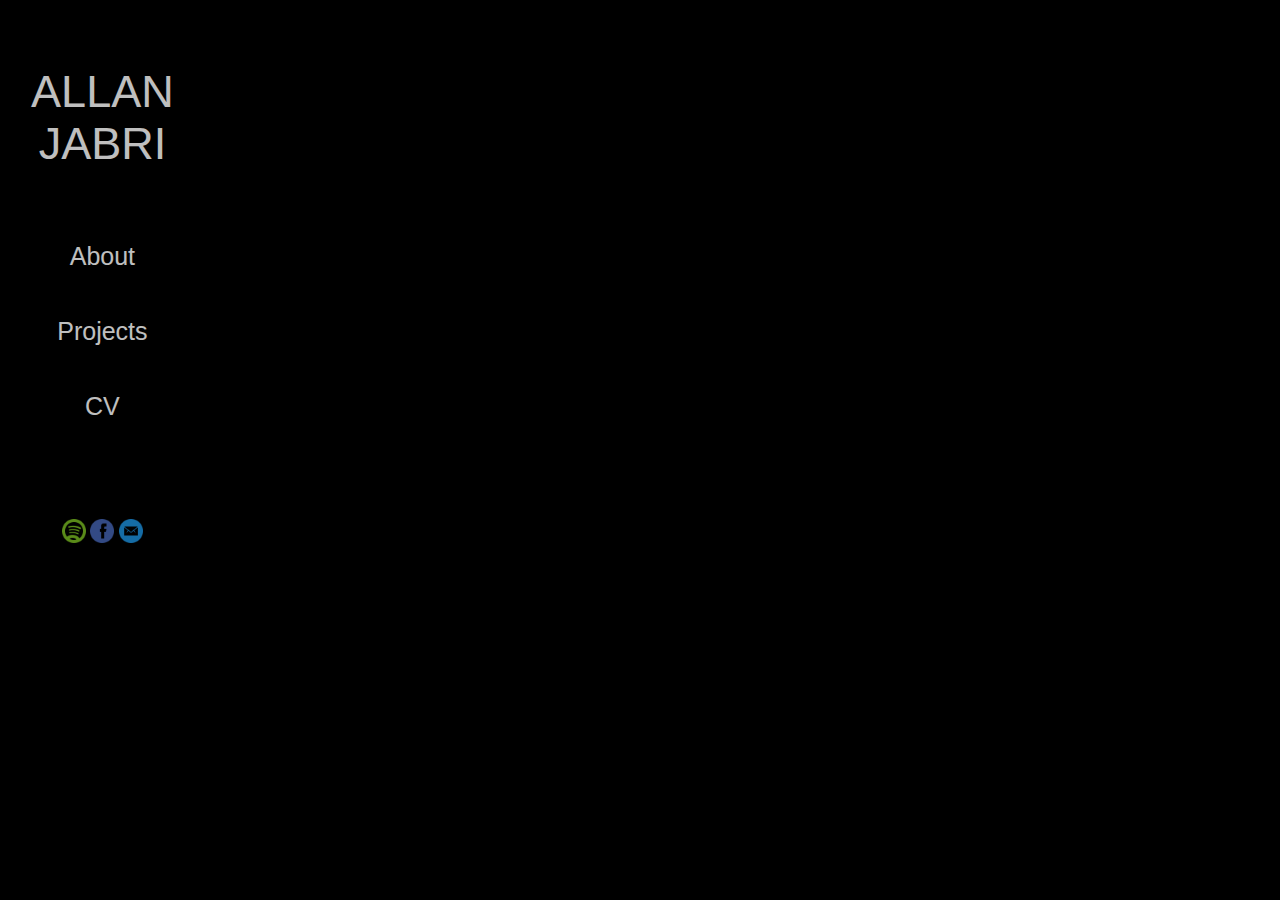
<file: stuff/index.html>
<!DOCTYPE html PUBLIC "-//W3C//DTD XHTML 1.0 Strict//EN" "http://www.w3.org/TR/xhtml1/DTD/xhtml1-strict.dtd">
<html xmlns="http://www.w3.org/1999/xhtml" xml:lang="en" lang="en">
  <head>
    <meta http-equiv="content-type" content="text/html; charset=UTF-8">
    <meta name="keywords" content="your,keywords,goes,here">
    <link rel="stylesheet" type="text/css" href="pres.css">
    <title> Best Tab </title>
   
      

  </head>
    
            
  <body>
      <div id="header">
        <h1 align = "center"><a href="index.html"><span style="color: rgb(255, 255, 255);
              font-weight: bold;"></span><br>
          </a></h1>
      </div>
        
        <div id="Background">
        </div>
      
        <div id="SideBar">
            <div id="SideBarContent">
                <div id="SideBarTitle"><a href="index.html"><bold>ALLAN JABRI</bold></a></div>
                <div id="SideBarMenu">
                    <a id="about_link" href="#">About<br></a>
                    <a id="projects_link" href="#">Projects<br></a>
                    <a href="https://www.dropbox.com/s/53c34xwofmm34n5/Allan.Jabri.cv.2015.pdf">CV<br></a>
                    <br>
                </div>
                <div id="Social">
                    <a href="https://open.spotify.com/user/ajabri"><img src="res/spotify@2x.png" width=24px height=24px></a>
                    <a href="http://facebook.com/ajabri"><img src="res/facebook@2x.png" width=24px height=24px ></a>
<!--                    <a href="http://twitter.com/ajabri"><img src="res/twitter@2x.png" width=24px height=24px></a>
                    <a href="http://linkedin.com/in/allanjabri"><img src="res/linked-in@2x.png" width=24px height=24px></a> -->
                    <a href="mailto:ajabri@gmail.com"><img src="res/mail@2x.png" width=24px height=24px></a>
                </div>
            </div>
            

      </div>  
      <script src="isotope.pkgd.min.js"></script>
      <script src="https://ajax.googleapis.com/ajax/libs/jquery/1.11.3/jquery.min.js"></script>
      <div id="main"> 
            <hello id = 'hello'></hello>
	    <script type="text/javascript">
	      function scroll()
	      {
	      var cur = Math.random()*100;
	      var next = parseInt(cur % 4, 10);
	      
	      //Keep in code - Written by Computerhope.com
	      //Place this script in your HTML heading section
	      //18-19 night
	      
	      if (next == 1)
	      {
              document.getElementById("hello").innerHTML = "Hello";
	      }
              else if (next == 2)
	      {
              document.getElementById('hello').innerHTML = "Salut";
	      }
	      else if (next == 3)
	      {
              document.getElementById('hello').innerHTML = "Nǐ Hǎo";
	      }
	      else if (next == 0)
	      {
              document.getElementById('hello').innerHTML = "Hola";
	      }
	      }  
              setInterval(function(){scroll()}, 1000);

	      $( document ).ready(function() {
	      $("#projects_link").on("click", function() {
	        
	      console.log("HELLO");
	      $(".grid").isotope({
	      itemSelector: '.grid-item',
	      layoutMode: 'fitRows'
	      });
	      $(".grid").show();
	      
	      });
	      });
	 

            </script>
	    <div class="container" id="project" style="display: none">
	      <div class="grid">
		<div class="grid-item">...</div>
		<div class="grid-item grid-item--width2">...</div>
		<div class="grid-item">...</div>
	      </div>
	    </div>
      </div>
  </body>
</html>
</file>
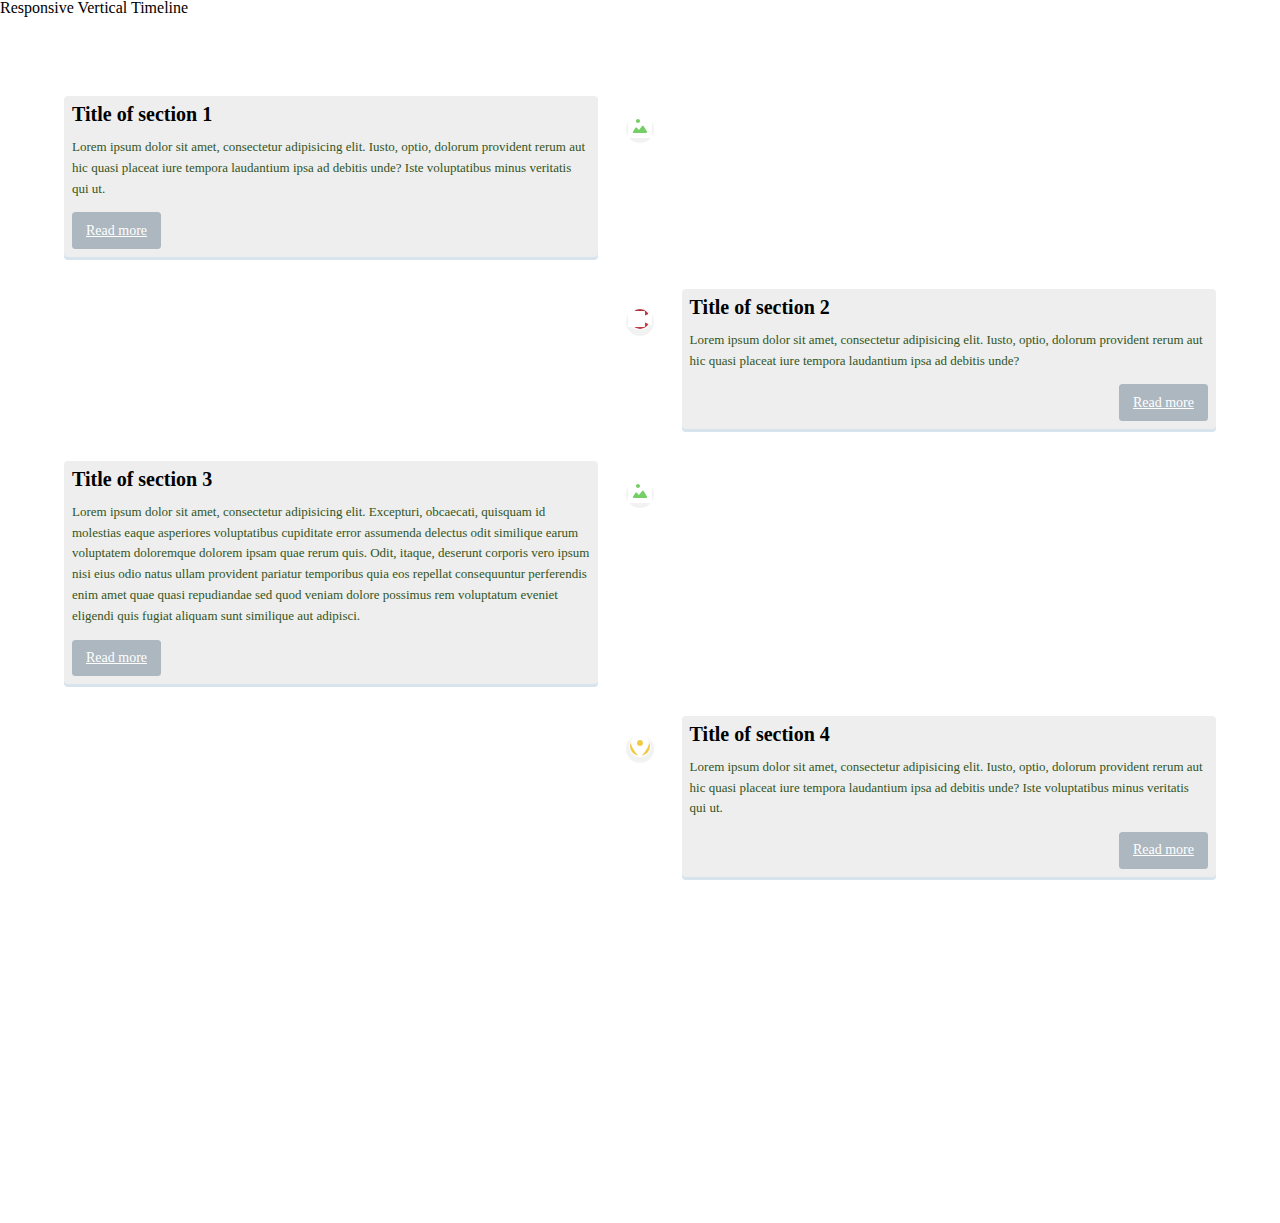
<file: timeline/index.html>
<!doctype html>
<html lang="en" class="no-js">
<head>
	<meta charset="UTF-8">
	<meta name="viewport" content="width=device-width, initial-scale=1">

	<link href='http://fonts.googleapis.com/css?family=Droid+Serif|Open+Sans:400,700' rel='stylesheet' type='text/css'>

	<link rel="stylesheet" href="css/reset.css"> <!-- CSS reset -->
	<link rel="stylesheet" href="css/style.css"> <!-- Resource style -->
	<script src="js/modernizr.js"></script> <!-- Modernizr -->
  	
	<title>Responsive Vertical Timeline</title>
</head>
<body>
	<header>
		<h1>Responsive Vertical Timeline</h1>
	</header>

	<section id="cd-timeline" class="cd-container">
		<div class="cd-timeline-block">
			<div class="cd-timeline-img cd-picture">
				<img src="img/cd-icon-picture.svg" alt="Picture">
			</div> <!-- cd-timeline-img -->

			<div class="cd-timeline-content">
				<h2>Title of section 1</h2>
				<p>Lorem ipsum dolor sit amet, consectetur adipisicing elit. Iusto, optio, dolorum provident rerum aut hic quasi placeat iure tempora laudantium ipsa ad debitis unde? Iste voluptatibus minus veritatis qui ut.</p>
				<a href="#0" class="cd-read-more">Read more</a>
				<span class="cd-date">Jan 14</span>
			</div> <!-- cd-timeline-content -->
		</div> <!-- cd-timeline-block -->

		<div class="cd-timeline-block">
			<div class="cd-timeline-img cd-movie">
				<img src="img/cd-icon-movie.svg" alt="Movie">
			</div> <!-- cd-timeline-img -->

			<div class="cd-timeline-content">
				<h2>Title of section 2</h2>
				<p>Lorem ipsum dolor sit amet, consectetur adipisicing elit. Iusto, optio, dolorum provident rerum aut hic quasi placeat iure tempora laudantium ipsa ad debitis unde?</p>
				<a href="#0" class="cd-read-more">Read more</a>
				<span class="cd-date">Jan 18</span>
			</div> <!-- cd-timeline-content -->
		</div> <!-- cd-timeline-block -->

		<div class="cd-timeline-block">
			<div class="cd-timeline-img cd-picture">
				<img src="img/cd-icon-picture.svg" alt="Picture">
			</div> <!-- cd-timeline-img -->

			<div class="cd-timeline-content">
				<h2>Title of section 3</h2>
				<p>Lorem ipsum dolor sit amet, consectetur adipisicing elit. Excepturi, obcaecati, quisquam id molestias eaque asperiores voluptatibus cupiditate error assumenda delectus odit similique earum voluptatem doloremque dolorem ipsam quae rerum quis. Odit, itaque, deserunt corporis vero ipsum nisi eius odio natus ullam provident pariatur temporibus quia eos repellat consequuntur perferendis enim amet quae quasi repudiandae sed quod veniam dolore possimus rem voluptatum eveniet eligendi quis fugiat aliquam sunt similique aut adipisci.</p>
				<a href="#0" class="cd-read-more">Read more</a>
				<span class="cd-date">Jan 24</span>
			</div> <!-- cd-timeline-content -->
		</div> <!-- cd-timeline-block -->

		<div class="cd-timeline-block">
			<div class="cd-timeline-img cd-location">
				<img src="img/cd-icon-location.svg" alt="Location">
			</div> <!-- cd-timeline-img -->

			<div class="cd-timeline-content">
				<h2>Title of section 4</h2>
				<p>Lorem ipsum dolor sit amet, consectetur adipisicing elit. Iusto, optio, dolorum provident rerum aut hic quasi placeat iure tempora laudantium ipsa ad debitis unde? Iste voluptatibus minus veritatis qui ut.</p>
				<a href="#0" class="cd-read-more">Read more</a>
				<span class="cd-date">Feb 14</span>
			</div> <!-- cd-timeline-content -->
		</div> <!-- cd-timeline-block -->

		<div class="cd-timeline-block">
			<div class="cd-timeline-img cd-location">
				<img src="img/cd-icon-location.svg" alt="Location">
			</div> <!-- cd-timeline-img -->

			<div class="cd-timeline-content">
				<h2>Title of section 5</h2>
				<p>Lorem ipsum dolor sit amet, consectetur adipisicing elit. Iusto, optio, dolorum provident rerum.</p>
				<a href="#0" class="cd-read-more">Read more</a>
				<span class="cd-date">Feb 18</span>
			</div> <!-- cd-timeline-content -->
		</div> <!-- cd-timeline-block -->

		<div class="cd-timeline-block">
			<div class="cd-timeline-img cd-movie">
				<img src="img/cd-icon-movie.svg" alt="Movie">
			</div> <!-- cd-timeline-img -->

			<div class="cd-timeline-content">
				<h2>Final Section</h2>
				<p>This is the content of the last section</p>
				<span class="cd-date">Feb 26</span>
			</div> <!-- cd-timeline-content -->
		</div> <!-- cd-timeline-block -->
	</section> <!-- cd-timeline -->
<script src="http://ajax.googleapis.com/ajax/libs/jquery/1.11.0/jquery.min.js"></script>
<script src="js/main.js"></script> <!-- Resource jQuery -->
</body>
</html>
</file>
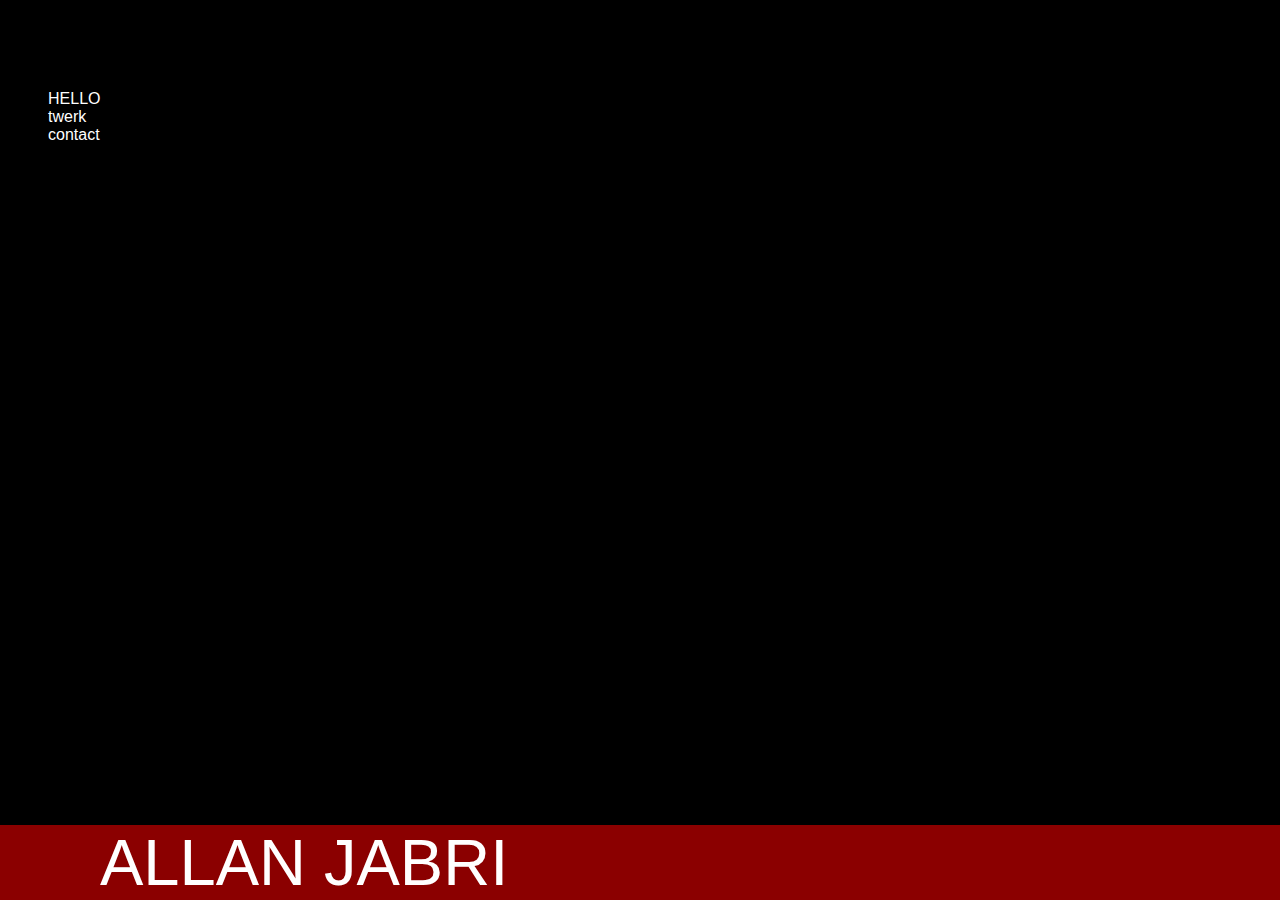
<file: stuff/hide.html>
<!DOCTYPE html PUBLIC "-//W3C//DTD XHTML 1.0 Strict//EN" "http://www.w3.org/TR/xhtml1/DTD/xhtml1-strict.dtd">
<html xmlns="http://www.w3.org/1999/xhtml" xml:lang="en" lang="en">
  <head>
    <meta http-equiv="content-type" content="text/html; charset=UTF-8">
    <meta name="keywords" content="your,keywords,goes,here">
    <link rel="stylesheet" type="text/css" href="pres.css">
    <title>ALLAN JABRI</title>
   
      
      <script type="text/javascript">

  var _gaq = _gaq || [];
  _gaq.push(['_setAccount', 'UA-28570399-1']);
  _gaq.push(['_trackPageview']);

  (function() {
    var ga = document.createElement('script'); ga.type = 'text/javascript'; ga.async = true;
    ga.src = ('https:' == document.location.protocol ? 'https://ssl' : 'http://www') + '.google-analytics.com/ga.js';
    var s = document.getElementsByTagName('script')[0]; s.parentNode.insertBefore(ga, s);
  })();
      </script>
  </head>
    
            
<!--            BEGIN BODY-->
  <body>
      <div id="header">
        <h1 align = "center"><a href="index.html"><span style="color: rgb(255, 255, 255);
              font-weight: bold;"></span><br>
          </a></h1>
      </div>
        <a href="index.html"><div id="TitleBanner">ALLAN    JABRI</div></a>
        <div id="Background"></div>

      <div>
        <ul id="vertical-navigation">
          <li class=""><a href="index.html"
                          class="current">HELLO</a></li>
          <li class=""><a href="projects.html">twerk</a></li>
          <li class=""><a href="contact.html">contact</a></li>
        </ul>
      </div>
      <div id="main"> 
        <p> Enchanté.</p>
      </div>
        
        
  </body>
</html>
</file>
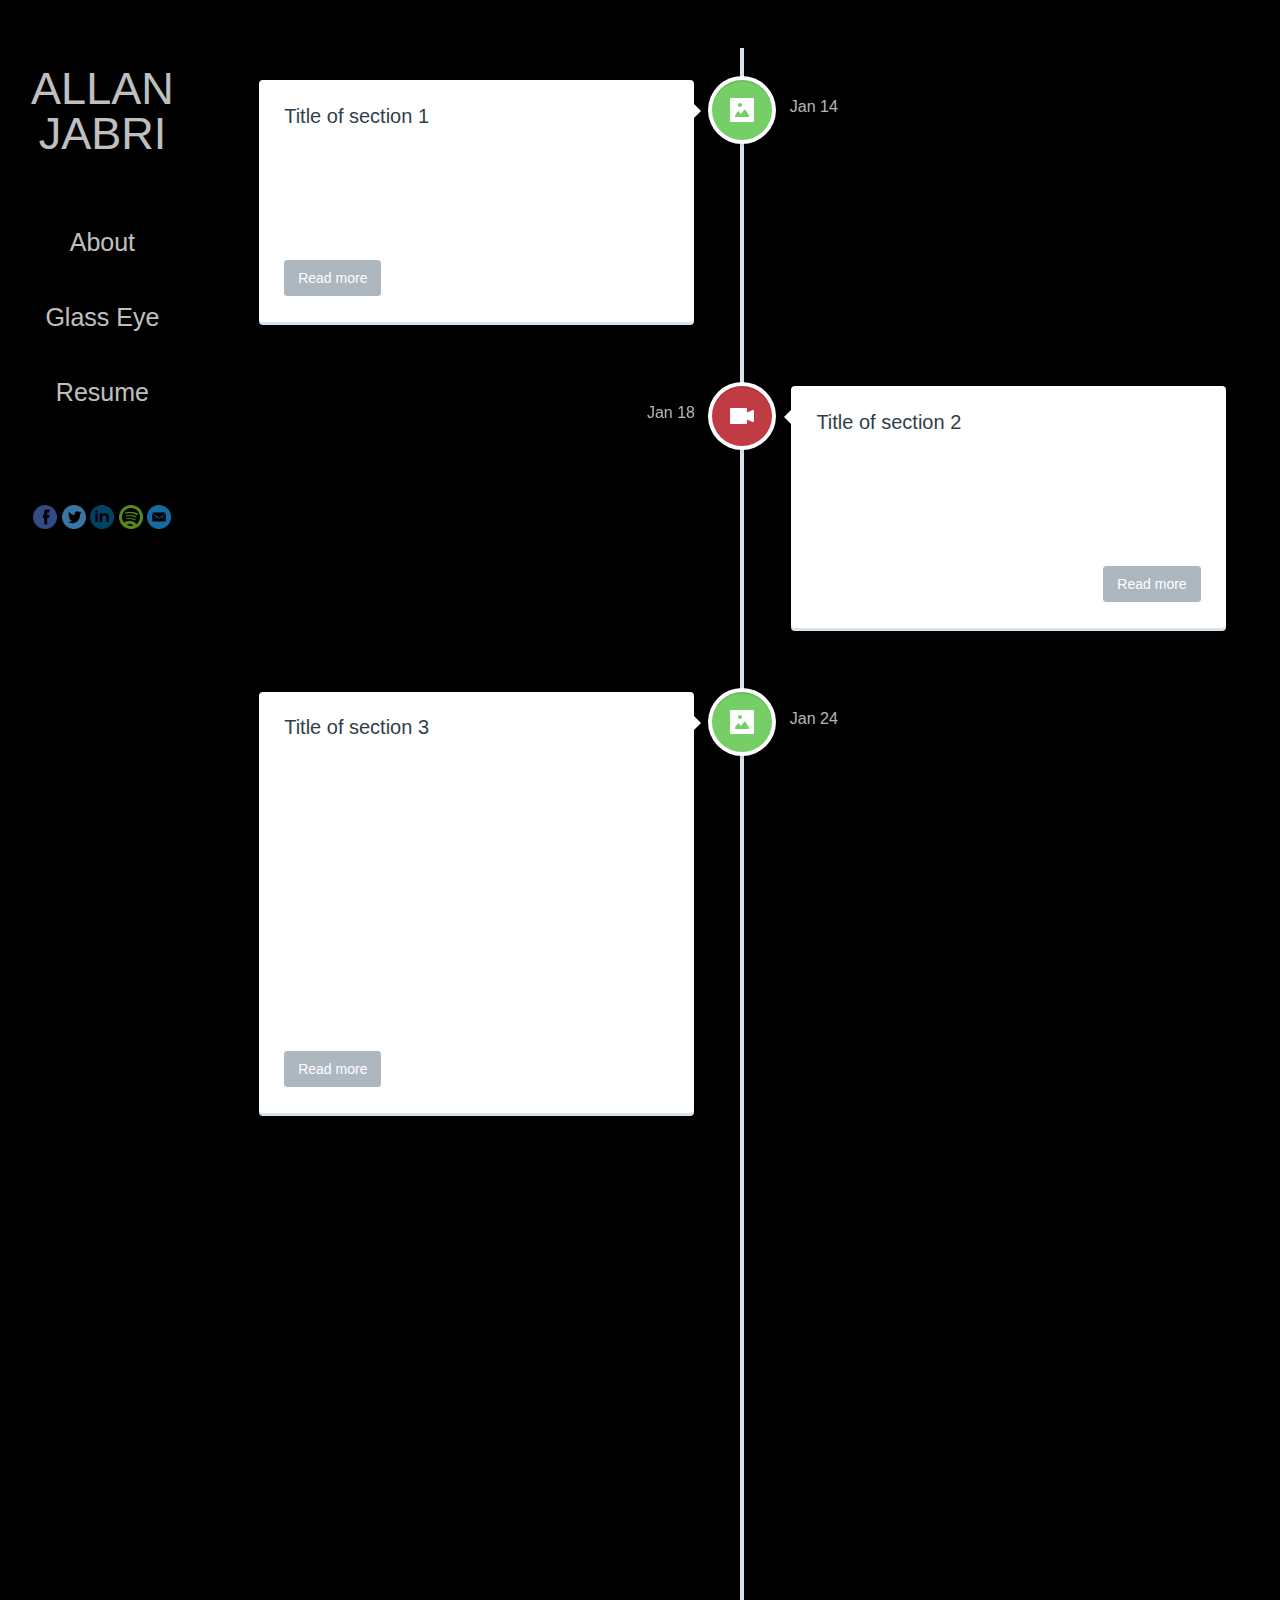
<file: stuff/timeline.html>
<!doctype html>
<html lang="en" class="no-js">
<head>
	<meta charset="UTF-8">
	<meta name="viewport" content="width=device-width, initial-scale=1">

	<link href='http://fonts.googleapis.com/css?family=Droid+Serif|Open+Sans:400,700' rel='stylesheet' type='text/css'>
	<link rel="stylesheet" href="vt/css/reset.css"> <!-- CSS reset -->
	<link rel="stylesheet" type="text/css" href="pres.css">
	<script src="vt/js/modernizr.js"></script> <!-- Modernizr -->
  	
	<title>Responsive Vertical Timeline</title>
</head>
<body>
       <div id="SideBar">
            <div id="SideBarContent">
                <div id="SideBarTitle" ><a href="index.html"><bold>ALLAN JABRI</bold></a></div>
                <div id="SideBarMenu">
                    <a href="about.html">About<br></a>
<!--                    <a href="http://jabreezus.wordpress.com/">Blog<br></a>-->
<!--                    <a href="projects.html">Projects<br></a>-->
                    <a href="https://www.dropbox.com/s/2fjtvjyyy5xjcvz/Jabri.Final.Pape\
r.pdf">Glass Eye</a>
                    <a href="https://www.dropbox.com/s/2rca98js1gk8723/jabri_allan_summ\
er2014.pdf">Resume<br></a>
                    <br>
                </div>
                <div id="Social">
                    <a href="http://facebook.com/ajabri"><img src="res/facebook@2x.png"\
 width=24px height=24px ></a>
                    <a href="http://twitter.com/ajabri"><img src="res/twitter@2x.png" w\
idth=24px height=24px></a>
                    <a href="http://linkedin.com/in/allanjabri"><img src="res/linked-in@2x.png" width=24px height=24px></a>
                    <a href="https://open.spotify.com/user/ajabri"><img src="res/spotify@2x.png" width=24px height=24px></a>
                    <a href="mailto:ajabri@gmail.com"><img src="res/mail@2x.png" width=\
24px height=24px></a>
                </div>
            </div>
      </div>
      <div id="MainPanel">
	<section id="cd-timeline" class="cd-container">
		<div class="cd-timeline-block">
			<div class="cd-timeline-img cd-picture">
				<img src="vt/img/cd-icon-picture.svg" alt="Picture">
			</div> <!-- cd-timeline-img -->

			<div class="cd-timeline-content">
				<h2>Title of section 1</h2>
				<p>Lorem ipsum dolor sit amet, consectetur adipisicing elit. Iusto, optio, dolorum provident rerum aut hic quasi placeat iure tempora laudantium ipsa ad debitis unde? Iste voluptatibus minus veritatis qui ut.</p>
				<a href="#0" class="cd-read-more">Read more</a>
				<span class="cd-date">Jan 14</span>
			</div> <!-- cd-timeline-content -->
		</div> <!-- cd-timeline-block -->

		<div class="cd-timeline-block">
			<div class="cd-timeline-img cd-movie">
				<img src="vt/img/cd-icon-movie.svg" alt="Movie">
			</div> <!-- cd-timeline-img -->

			<div class="cd-timeline-content">
				<h2>Title of section 2</h2>
				<p>Lorem ipsum dolor sit amet, consectetur adipisicing elit. Iusto, optio, dolorum provident rerum aut hic quasi placeat iure tempora laudantium ipsa ad debitis unde?</p>
				<a href="#0" class="cd-read-more">Read more</a>
				<span class="cd-date">Jan 18</span>
			</div> <!-- cd-timeline-content -->
		</div> <!-- cd-timeline-block -->

		<div class="cd-timeline-block">
			<div class="cd-timeline-img cd-picture">
				<img src="vt/img/cd-icon-picture.svg" alt="Picture">
			</div> <!-- cd-timeline-img -->

			<div class="cd-timeline-content">
				<h2>Title of section 3</h2>
				<p>Lorem ipsum dolor sit amet, consectetur adipisicing elit. Excepturi, obcaecati, quisquam id molestias eaque asperiores voluptatibus cupiditate error assumenda delectus odit similique earum voluptatem doloremque dolorem ipsam quae rerum quis. Odit, itaque, deserunt corporis vero ipsum nisi eius odio natus ullam provident pariatur temporibus quia eos repellat consequuntur perferendis enim amet quae quasi repudiandae sed quod veniam dolore possimus rem voluptatum eveniet eligendi quis fugiat aliquam sunt similique aut adipisci.</p>
				<a href="#0" class="cd-read-more">Read more</a>
				<span class="cd-date">Jan 24</span>
			</div> <!-- cd-timeline-content -->
		</div> <!-- cd-timeline-block -->

		<div class="cd-timeline-block">
			<div class="cd-timeline-img cd-location">
				<img src="vt/img/cd-icon-location.svg" alt="Location">
			</div> <!-- cd-timeline-img -->

			<div class="cd-timeline-content">
				<h2>Title of section 4</h2>
				<p>Lorem ipsum dolor sit amet, consectetur adipisicing elit. Iusto, optio, dolorum provident rerum aut hic quasi placeat iure tempora laudantium ipsa ad debitis unde? Iste voluptatibus minus veritatis qui ut.</p>
				<a href="#0" class="cd-read-more">Read more</a>
				<span class="cd-date">Feb 14</span>
			</div> <!-- cd-timeline-content -->
		</div> <!-- cd-timeline-block -->

		<div class="cd-timeline-block">
			<div class="cd-timeline-img cd-location">
				<img src="vt/img/cd-icon-location.svg" alt="Location">
			</div> <!-- cd-timeline-img -->

			<div class="cd-timeline-content">
				<h2>Title of section 5</h2>
				<p>Lorem ipsum dolor sit amet, consectetur adipisicing elit. Iusto, optio, dolorum provident rerum.</p>
				<a href="#0" class="cd-read-more">Read more</a>
				<span class="cd-date">Feb 18</span>
			</div> <!-- cd-timeline-content -->
		</div> <!-- cd-timeline-block -->

		<div class="cd-timeline-block">
			<div class="cd-timeline-img cd-movie">
				<img src="vt/img/cd-icon-movie.svg" alt="Movie">
			</div> <!-- cd-timeline-img -->

			<div class="cd-timeline-content">
				<h2>Final Section</h2>
				<p>This is the content of the last section</p>
				<span class="cd-date">Feb 26</span>
			</div> <!-- cd-timeline-content -->
		</div> <!-- cd-timeline-block -->
	</section> <!-- cd-timeline -->
      </div>
<script src="http://ajax.googleapis.com/ajax/libs/jquery/1.11.0/jquery.min.js"></script>
<script src="vt/js/main.js"></script> <!-- Resource jQuery -->
</body>
</html>
</file>
<file: stuff/pres.css>
/*
Original design: Basic Presentation (Apr 12th, 2011) - A free xhtml/css website template by Andreas Viklund.
For more information, see http://andreasviklund.com/templates/basic-presentation/
*/

body {
/*    background-image:url('stars.JPG');*/
    background: black;
    font-family: "Comic Sans", Avantgarde, "Century Gothic",   CenturyGothic, "AppleGothic", sans-serif; 
    line-     
}
nickname {font-size: 30px; font-style: italic}
email {position: fixed;bottom: 0px; right: 0px; z-index: 1;  color:white; font-size:40px}
hello {top: 50%; left: 16%; right: 0; position: absolute; font-size: 120px; font-weight: 300; color: white}
a {color: white;text-decoration:none;}
h1 { font-size:2.2em; margin:0; padding:10px 0 0;}
/*bold {font-weight: 800}*/
#wrap {    background-image:url('stars.JPG');
 margin:0 auto; width:960px;}

#header {height:30px; margin-bottom:52px;}
#header h1, #header h1 a {color:#1E90FF; line-height:1em; font-weight:400;}
#header p {margin:-30px 0 0; padding:0; color:#888; font-size:1.4em; text-align:right;}

#TitleBanner {
    z-index: 1;
    text-align:left;
    padding-left: 100px;
    position: fixed;
    left: 0px;
    right: 0px;
    bottom: 0px;
    font-size: 65px;
    background: #8B0000 ;
    color: #FFF;
}

#SideBarTitle {
    font-size: 45px;
    font-weight: 500;
    margin-top: 40%;
}

#SideBarMenu {
    position: relative;
    margin-top: 30%;
    line-height: 3;
    font-size: 25px;
    font-weight: 300;
    color: #0000FF;
}
/* unvisited link */
a:link {
/*    color: white;*/
}

/* visited link */
a:visited {
  /*  color: white;*/
}

/* mouse over link */
a:hover {
    color: #7CFC00;
}

/* selected link */
a:active {
    color: #7CFC00;
}

#Social {
    position:relative;
}
#SideBarContent {
    margin: 20px;
}
#SideBar {
    z-index: 2;
    text-align:center;
    position: fixed;
    left: 0px;
    width: 16%;
    top:0px;
    bottom:0px;

/*    background: #8B0000 ;*/
    background:black;
    opacity: 0.75;
    color: #3355aa;
/*    background-image:url('stars.JPG');*/
/*    color: white;*/
    
    
    border-style: solid;
    border-width: 0px;
}

#BackgroundImg {
    right:0px;
    width:fill;
    height:fill;
}

#Background {
    z-index:-2;
    left: 0%;
    top:0;
    width: 100%;
    height:100%;
    position:absolute;
    size: absolute;
    /*background-image:url("http://fat.gfycat.com/SeparateCarefreeKudu.gif");*/
    background-image:url("http://media.giphy.com/media/RD7OgTTrL1Cj6/giphy.gif");
    background-size: cover;
    background-repeat: no-repeat;
    background-position: 50% 50%;
}
#main {
    z-index: 0; 
    position: fixed; 
    left: 0;
    right: 0;
    text-align: center;
    top: 0px; 
    opacity: 0.95; 
    padding: 80px 100px 400px 100px; 
    margin-bottom: 0px;
    font-size: 50px;
}

#MainPanel {
    position: relative;
    left: 16%;
    width: 84%;
    color: white;
}

#MainTitle {
    position: inherit;
    font-size: 60px;
    text-align: center;
}

.grid-item { width: 25%; }
.grid-item--width2 { width: 50%; }

/* -------------------------------- 

Primary style

-------------------------------- */
/*html * {
  -webkit-font-smoothing: antialiased;
  -moz-osx-font-smoothing: grayscale;
}
*/
*, *:after, *:before {
  -webkit-box-sizing: border-box;
  -moz-box-sizing: border-box;
  box-sizing: border-box;
}

/*body {
  font-size: 100%;
  font-family: "Droid Serif", serif;
  color: #7f8c97;
  background-color: #e9f0f5;
}
*/
/*
a {
  color: #acb7c0;
  text-decoration: none;
  font-family: "Open Sans", sans-serif;
}
*//*
img {
  max-width: 100%;
}*/

/*h1, h2 {
  font-family: "Open Sans", sans-serif;
  font-weight: bold;
}
/**/
/* -------------------------------- 

Modules - reusable parts of our design

-------------------------------- */
.cd-container {
  /* this class is used to give a max-width to the element it is applied to, and center it horizontally when it reaches that max-width */
  width: 90%;
  max-width: 1170px;
  margin: 0 auto;
}
.cd-container::after {
  /* clearfix */
  content: '';
  display: table;
  clear: both;
}

/* -------------------------------- 

Main components 

-------------------------------- */
header {
  height: 200px;
  line-height: 200px;
  text-align: center;
  background: #303e49;
}
header h1 {
  color: white;
  font-size: 18px;
  font-size: 1.125rem;
}
@media only screen and (min-width: 1170px) {
  header {
    height: 300px;
    line-height: 300px;
  }
  header h1 {
    font-size: 24px;
    font-size: 1.5rem;
  }
}

#cd-timeline {
  position: relative;
  padding: 2em 0;
  margin-top: 2em;
  margin-bottom: 2em;
}
#cd-timeline::before {
  /* this is the vertical line */
  content: '';
  position: absolute;
  top: 0;
  left: 18px;
  height: 100%;
  width: 4px;
  background: #d7e4ed;
}
@media only screen and (min-width: 1170px) {
  #cd-timeline {
    margin-top: 3em;
    margin-bottom: 3em;
  }
  #cd-timeline::before {
    left: 50%;
    margin-left: -2px;
  }
}

.cd-timeline-block {
  position: relative;
  margin: 2em 0;
}
.cd-timeline-block:after {
  content: "";
  display: table;
  clear: both;
}
.cd-timeline-block:first-child {
  margin-top: 0;
}
.cd-timeline-block:last-child {
  margin-bottom: 0;
}
@media only screen and (min-width: 1170px) {
  .cd-timeline-block {
    margin: 4em 0;
  }
  .cd-timeline-block:first-child {
    margin-top: 0;
  }
  .cd-timeline-block:last-child {
    margin-bottom: 0;
  }
}

.cd-timeline-img {
  position: absolute;
  top: 0;
  left: 0;
  width: 40px;
  height: 40px;
  border-radius: 50%;
  box-shadow: 0 0 0 4px white, inset 0 2px 0 rgba(0, 0, 0, 0.08), 0 3px 0 4px rgba(0, 0, 0, 0.05);
}
.cd-timeline-img img {
  display: block;
  width: 24px;
  height: 24px;
  position: relative;
  left: 50%;
  top: 50%;
  margin-left: -12px;
  margin-top: -12px;
}
.cd-timeline-img.cd-picture {
  background: #75ce66;
}
.cd-timeline-img.cd-movie {
  background: #c03b44;
}
.cd-timeline-img.cd-location {
  background: #f0ca45;
}
@media only screen and (min-width: 1170px) {
  .cd-timeline-img {
    width: 60px;
    height: 60px;
    left: 50%;
    margin-left: -30px;
    /* Force Hardware Acceleration in WebKit */
    -webkit-transform: translateZ(0);
    -webkit-backface-visibility: hidden;
  }
  .cssanimations .cd-timeline-img.is-hidden {
    visibility: hidden;
  }
  .cssanimations .cd-timeline-img.bounce-in {
    visibility: visible;
    -webkit-animation: cd-bounce-1 0.6s;
    -moz-animation: cd-bounce-1 0.6s;
    animation: cd-bounce-1 0.6s;
  }
}

@-webkit-keyframes cd-bounce-1 {
  0% {
    opacity: 0;
    -webkit-transform: scale(0.5);
  }

  60% {
    opacity: 1;
    -webkit-transform: scale(1.2);
  }

  100% {
    -webkit-transform: scale(1);
  }
}
@-moz-keyframes cd-bounce-1 {
  0% {
    opacity: 0;
    -moz-transform: scale(0.5);
  }

  60% {
    opacity: 1;
    -moz-transform: scale(1.2);
  }

  100% {
    -moz-transform: scale(1);
  }
}
@keyframes cd-bounce-1 {
  0% {
    opacity: 0;
    -webkit-transform: scale(0.5);
    -moz-transform: scale(0.5);
    -ms-transform: scale(0.5);
    -o-transform: scale(0.5);
    transform: scale(0.5);
  }

  60% {
    opacity: 1;
    -webkit-transform: scale(1.2);
    -moz-transform: scale(1.2);
    -ms-transform: scale(1.2);
    -o-transform: scale(1.2);
    transform: scale(1.2);
  }

  100% {
    -webkit-transform: scale(1);
    -moz-transform: scale(1);
    -ms-transform: scale(1);
    -o-transform: scale(1);
    transform: scale(1);
  }
}
.cd-timeline-content {
  position: relative;
  margin-left: 60px;
  background: white;
  border-radius: 0.25em;
  padding: 1em;
  box-shadow: 0 3px 0 #d7e4ed;
}
.cd-timeline-content:after {
  content: "";
  display: table;
  clear: both;
}
.cd-timeline-content h2 {
  color: #303e49;
}
.cd-timeline-content p, .cd-timeline-content .cd-read-more, .cd-timeline-content .cd-date {
  font-size: 13px;
  font-size: 0.8125rem;
}
.cd-timeline-content .cd-read-more, .cd-timeline-content .cd-date {
  display: inline-block;
}
.cd-timeline-content p {
  margin: 1em 0;
  line-height: 1.6;
}
.cd-timeline-content .cd-read-more {
  float: right;
  padding: .8em 1em;
  background: #acb7c0;
  color: white;
  border-radius: 0.25em;
}
.no-touch .cd-timeline-content .cd-read-more:hover {
  background-color: #bac4cb;
}
.cd-timeline-content .cd-date {
  float: left;
  padding: .8em 0;
  opacity: .7;
}
.cd-timeline-content::before {
  content: '';
  position: absolute;
  top: 16px;
  right: 100%;
  height: 0;
  width: 0;
  border: 7px solid transparent;
  border-right: 7px solid white;
}
@media only screen and (min-width: 768px) {
  .cd-timeline-content h2 {
    font-size: 20px;
    font-size: 1.25rem;
  }
  .cd-timeline-content p {
    font-size: 16px;
    font-size: 1rem;
  }
  .cd-timeline-content .cd-read-more, .cd-timeline-content .cd-date {
    font-size: 14px;
    font-size: 0.875rem;
  }
}
@media only screen and (min-width: 1170px) {
  .cd-timeline-content {
    margin-left: 0;
    padding: 1.6em;
    width: 45%;
  }
  .cd-timeline-content::before {
    top: 24px;
    left: 100%;
    border-color: transparent;
    border-left-color: white;
  }
  .cd-timeline-content .cd-read-more {
    float: left;
  }
  .cd-timeline-content .cd-date {
    position: absolute;
    width: 100%;
    left: 122%;
    top: 6px;
    font-size: 16px;
    font-size: 1rem;
  }
  .cd-timeline-block:nth-child(even) .cd-timeline-content {
    float: right;
  }
  .cd-timeline-block:nth-child(even) .cd-timeline-content::before {
    top: 24px;
    left: auto;
    right: 100%;
    border-color: transparent;
    border-right-color: white;
  }
  .cd-timeline-block:nth-child(even) .cd-timeline-content .cd-read-more {
    float: right;
  }
  .cd-timeline-block:nth-child(even) .cd-timeline-content .cd-date {
    left: auto;
    right: 122%;
    text-align: right;
  }
  .cssanimations .cd-timeline-content.is-hidden {
    visibility: hidden;
  }
  .cssanimations .cd-timeline-content.bounce-in {
    visibility: visible;
    -webkit-animation: cd-bounce-2 0.6s;
    -moz-animation: cd-bounce-2 0.6s;
    animation: cd-bounce-2 0.6s;
  }
}

@media only screen and (min-width: 1170px) {
  /* inverse bounce effect on even content blocks */
  .cssanimations .cd-timeline-block:nth-child(even) .cd-timeline-content.bounce-in {
    -webkit-animation: cd-bounce-2-inverse 0.6s;
    -moz-animation: cd-bounce-2-inverse 0.6s;
    animation: cd-bounce-2-inverse 0.6s;
  }
}
@-webkit-keyframes cd-bounce-2 {
  0% {
    opacity: 0;
    -webkit-transform: translateX(-100px);
  }

  60% {
    opacity: 1;
    -webkit-transform: translateX(20px);
  }

  100% {
    -webkit-transform: translateX(0);
  }
}
@-moz-keyframes cd-bounce-2 {
  0% {
    opacity: 0;
    -moz-transform: translateX(-100px);
  }

  60% {
    opacity: 1;
    -moz-transform: translateX(20px);
  }

  100% {
    -moz-transform: translateX(0);
  }
}
@keyframes cd-bounce-2 {
  0% {
    opacity: 0;
    -webkit-transform: translateX(-100px);
    -moz-transform: translateX(-100px);
    -ms-transform: translateX(-100px);
    -o-transform: translateX(-100px);
    transform: translateX(-100px);
  }

  60% {
    opacity: 1;
    -webkit-transform: translateX(20px);
    -moz-transform: translateX(20px);
    -ms-transform: translateX(20px);
    -o-transform: translateX(20px);
    transform: translateX(20px);
  }

  100% {
    -webkit-transform: translateX(0);
    -moz-transform: translateX(0);
    -ms-transform: translateX(0);
    -o-transform: translateX(0);
    transform: translateX(0);
  }
}
@-webkit-keyframes cd-bounce-2-inverse {
  0% {
    opacity: 0;
    -webkit-transform: translateX(100px);
  }

  60% {
    opacity: 1;
    -webkit-transform: translateX(-20px);
  }

  100% {
    -webkit-transform: translateX(0);
  }
}
@-moz-keyframes cd-bounce-2-inverse {
  0% {
    opacity: 0;
    -moz-transform: translateX(100px);
  }

  60% {
    opacity: 1;
    -moz-transform: translateX(-20px);
  }

  100% {
    -moz-transform: translateX(0);
  }
}
@keyframes cd-bounce-2-inverse {
  0% {
    opacity: 0;
    -webkit-transform: translateX(100px);
    -moz-transform: translateX(100px);
    -ms-transform: translateX(100px);
    -o-transform: translateX(100px);
    transform: translateX(100px);
  }

  60% {
    opacity: 1;
    -webkit-transform: translateX(-20px);
    -moz-transform: translateX(-20px);
    -ms-transform: translateX(-20px);
    -o-transform: translateX(-20px);
    transform: translateX(-20px);
  }

  100% {
    -webkit-transform: translateX(0);
    -moz-transform: translateX(0);
    -ms-transform: translateX(0);
    -o-transform: translateX(0);
    transform: translateX(0);
  }
}
</file>
<file: timeline/css/style.css>
/* -------------------------------- 

Primary style

-------------------------------- */
/*html * {
  -webkit-font-smoothing: antialiased;
  -moz-osx-font-smoothing: grayscale;
}

*, *:after, *:before {
  -webkit-box-sizing: border-box;
  -moz-box-sizing: border-box;
  box-sizing: border-box;
}

body {
  font-size: 100%;
  font-family: "Droid Serif", serif;
  color: #7f8c97;
  background-color: #e9f0f5;
}

a {
  color: #acb7c0;
  text-decoration: none;
  font-family: "Open Sans", sans-serif;
}

img {
  max-width: 100%;
}

h1, h2 {
  font-family: "Open Sans", sans-serif;
  font-weight: bold;
}
*/
/* -------------------------------- 

Modules - reusable parts of our design

-------------------------------- */

.item{
  background-color: transparent;
}

.cd-container {
  /* this class is used to give a max-width to the element it is applied to, and center it horizontally when it reaches that max-width */
  width: 90%;
  max-width: 1170px;
  margin: 0 auto;
}
.cd-container::after {
  /* clearfix */
  content: '';
  display: table;
  clear: both;
}

/* -------------------------------- 

Main components 

-------------------------------- */
/*header {
  height: 200px;
  line-height: 200px;
  text-align: center;
  background: #303e49;
}
header h1 {
  color: white;
  font-size: 18px;
  font-size: 1.125rem;
}
@media only screen and (min-width: 1170px) {
  header {
    height: 300px;
    line-height: 300px;
  }
  header h1 {
    font-size: 24px;
    font-size: 1.5rem;
  }
}*/

#cd-timeline {
  position: relative;
  padding: 2em 0;
  margin-top: 2em;
  margin-bottom: 2em;
}
#cd-timeline::before {
  /* this is the vertical line */
  content: '';
  position: absolute;
  top: 0;
  left: 18px;
  height: 100%;
  width: 4px;
  background: #fff;
}
@media only screen and (min-width: 1170px) {
  #cd-timeline {
    margin-top: 3em;
    margin-bottom: 3em;
  }
  #cd-timeline::before {
    left: 50%;
    margin-left: -2px;
  }
}

.cd-timeline-block {
  position: relative;
  margin: 2em 0;
}
.cd-timeline-block:after {
  content: "";
  display: table;
  clear: both;
}
.cd-timeline-block:first-child {
  margin-top: 0;
}
.cd-timeline-block:last-child {
  margin-bottom: 0;
}
@media only screen and (min-width: 1170px) {
  .cd-timeline-block {
    margin: 2em 0;
  }
  .cd-timeline-block:first-child {
    margin-top: 0;
  }
  .cd-timeline-block:last-child {
    margin-bottom: 0;
  }
}

.cd-timeline-img {
  position: absolute;
  top: 0;
  left: 0;
  width: 10px;
  height: 10px;
  border-radius: 50%;
  background: #3355aa;
  box-shadow: 0 0 0 1px white, inset 0 2px 0 rgba(0, 0, 0, 0.08), 0 3px 0 4px rgba(0, 0, 0, 0.05);
}
.cd-timeline-img img {
  display: block;
  width: 24px;
  height: 24px;
  position: relative;
  left: 50%;
  top: 50%;
  margin-left: -12px;
  margin-top: -12px;
}
.cd-timeline-img.cd-picture {
  background: #75ce66;
}
.cd-timeline-img.cd-movie {
  background: #c03b44;
}
.cd-timeline-img.cd-location {
  background: #f0ca45;
}
@media only screen and (min-width: 1170px) {
  .cd-timeline-img {
    width: 20px;
    height: 20px;
    left: 50%;
    top: 20px;
    margin-left: -10px;
    /* Force Hardware Acceleration in WebKit */
    -webkit-transform: translateZ(0);
    -webkit-backface-visibility: hidden;
  }
  .cssanimations .cd-timeline-img.is-hidden {
    visibility: hidden;
  }
  .cssanimations .cd-timeline-img.bounce-in {
    visibility: visible;
    -webkit-animation: cd-bounce-1 0.6s;
    -moz-animation: cd-bounce-1 0.6s;
    animation: cd-bounce-1 0.6s;
  }
}

@-webkit-keyframes cd-bounce-1 {
  0% {
    opacity: 0;
    -webkit-transform: scale(0.5);
  }

  60% {
    opacity: 1;
    -webkit-transform: scale(1.2);
  }

  100% {
    -webkit-transform: scale(1);
  }
}
@-moz-keyframes cd-bounce-1 {
  0% {
    opacity: 0;
    -moz-transform: scale(0.5);
  }

  60% {
    opacity: 1;
    -moz-transform: scale(1.2);
  }

  100% {
    -moz-transform: scale(1);
  }
}
@keyframes cd-bounce-1 {
  0% {
    opacity: 0;
    -webkit-transform: scale(0.5);
    -moz-transform: scale(0.5);
    -ms-transform: scale(0.5);
    -o-transform: scale(0.5);
    transform: scale(0.5);
  }

  60% {
    opacity: 1;
    -webkit-transform: scale(1.2);
    -moz-transform: scale(1.2);
    -ms-transform: scale(1.2);
    -o-transform: scale(1.2);
    transform: scale(1.2);
  }

  100% {
    -webkit-transform: scale(1);
    -moz-transform: scale(1);
    -ms-transform: scale(1);
    -o-transform: scale(1);
    transform: scale(1);
  }
}

.cd-timeline-content {
  position: relative;
  margin-left: 60px;
  background: #eee;
  border-radius: 0.25em;
  padding: 0.5em;
  box-shadow: 0 3px 0 #d7e4ed;
  color: #335522;
}
.cd-timeline-content:after {
  content: "";
  display: table;
  clear: both;
}

.cd-timeline-content h2 {
  color: #000;
  font-weight: bold;
}
.cd-timeline-content p, .cd-timeline-content .cd-read-more, .cd-timeline-content .cd-date {
  font-size: 13px;
  font-size: 0.8125rem;
}
.cd-timeline-content .cd-read-more, .cd-timeline-content .cd-date {
  display: inline-block;
}
.cd-timeline-content p {
  margin: 1em 0;
  line-height: 1.6;
}
.cd-timeline-content .cd-read-more {
  float: right;
  padding: .8em 1em;
  background: #acb7c0;
  color: white;
  border-radius: 0.25em;
}
.no-touch .cd-timeline-content .cd-read-more:hover {
  background-color: #bac4cb;
}
.cd-timeline-content .cd-date {
  float: left;
  padding: .8em 0;
  opacity: .7;
}
.cd-timeline-content::before {
  content: '';
  position: absolute;
  top: 16px;
  right: 100%;
  height: 0;
  width: 2px;
  border: 7px solid transparent;
  border-right: 7px solid white;
}
@media only screen and (min-width: 768px) {
  .cd-timeline-content h2 {
    font-size: 20px;
    font-size: 1.25rem;
  }
  .cd-timeline-content p {
    font-size: 1rem;
    font-size: 13px;

  }
  .cd-timeline-content .cd-read-more, .cd-timeline-content .cd-date {
    font-size: 13px;
    font-size: 0.875rem;
  }
}
@media only screen and (min-width: 1170px) {
  .cd-timeline-content {
    margin-left: 0;
    padding: 0.5em;
    width: 45%;
  }
  .cd-timeline-content::before {
    top: 24px;
    left: 100%;
    border-color: transparent;
    border-left-color: white;
  }
  .cd-timeline-content .cd-read-more {
    float: left;
  }
  .cd-timeline-content .cd-date{
    position: absolute;
    width: 100%;
    left: 122%;
    top: 6px;
    font-size: 13px;
    font-size: 1rem;
    color: white;
  }

  .cd-timeline-block:nth-child(even) .cd-timeline-content {
    float: right;
  }
  .cd-timeline-block:nth-child(even) .cd-timeline-content::before {
    top: 24px;
    left: auto;
    right: 100%;
    border-color: transparent;
    border-right-color: white;
  }
  .cd-timeline-block:nth-child(even) .cd-timeline-content .cd-read-more {
    float: right;
  }
  .cd-timeline-block:nth-child(even) .cd-timeline-content .cd-date {
    left: auto;
    right: 122%;
    text-align: right;
  }

  .cd-timeline-block:nth-child(odd) .cd-timeline-content .cd-date {
    left: 122%;
    right: auto;
    text-align: left;
  }
.cssanimations .cd-timeline-content.is-hidden {
    visibility: hidden;
  }
  .cssanimations .cd-timeline-content.bounce-in {
    visibility: visible;
    -webkit-animation: cd-bounce-2 0.6s;
    -moz-animation: cd-bounce-2 0.6s;
    animation: cd-bounce-2 0.6s;
  }
}

@media only screen and (min-width: 1170px) {
  /* inverse bounce effect on even content blocks */
  .cssanimations .cd-timeline-block:nth-child(even) .cd-timeline-content.bounce-in {
    -webkit-animation: cd-bounce-2-inverse 0.6s;
    -moz-animation: cd-bounce-2-inverse 0.6s;
    animation: cd-bounce-2-inverse 0.6s;
  }
}
@-webkit-keyframes cd-bounce-2 {
  0% {
    opacity: 0;
    -webkit-transform: translateX(-100px);
  }

  60% {
    opacity: 1;
    -webkit-transform: translateX(20px);
  }

  100% {
    -webkit-transform: translateX(0);
  }
}
@-moz-keyframes cd-bounce-2 {
  0% {
    opacity: 0;
    -moz-transform: translateX(-100px);
  }

  60% {
    opacity: 1;
    -moz-transform: translateX(20px);
  }

  100% {
    -moz-transform: translateX(0);
  }
}
@keyframes cd-bounce-2 {
  0% {
    opacity: 0;
    -webkit-transform: translateX(-100px);
    -moz-transform: translateX(-100px);
    -ms-transform: translateX(-100px);
    -o-transform: translateX(-100px);
    transform: translateX(-100px);
  }

  60% {
    opacity: 1;
    -webkit-transform: translateX(20px);
    -moz-transform: translateX(20px);
    -ms-transform: translateX(20px);
    -o-transform: translateX(20px);
    transform: translateX(20px);
  }

  100% {
    -webkit-transform: translateX(0);
    -moz-transform: translateX(0);
    -ms-transform: translateX(0);
    -o-transform: translateX(0);
    transform: translateX(0);
  }
}
@-webkit-keyframes cd-bounce-2-inverse {
  0% {
    opacity: 0;
    -webkit-transform: translateX(100px);
  }

  60% {
    opacity: 1;
    -webkit-transform: translateX(-20px);
  }

  100% {
    -webkit-transform: translateX(0);
  }
}
@-moz-keyframes cd-bounce-2-inverse {
  0% {
    opacity: 0;
    -moz-transform: translateX(100px);
  }

  60% {
    opacity: 1;
    -moz-transform: translateX(-20px);
  }

  100% {
    -moz-transform: translateX(0);
  }
}
@keyframes cd-bounce-2-inverse {
  0% {
    opacity: 0;
    -webkit-transform: translateX(100px);
    -moz-transform: translateX(100px);
    -ms-transform: translateX(100px);
    -o-transform: translateX(100px);
    transform: translateX(100px);
  }

  60% {
    opacity: 1;
    -webkit-transform: translateX(-20px);
    -moz-transform: translateX(-20px);
    -ms-transform: translateX(-20px);
    -o-transform: translateX(-20px);
    transform: translateX(-20px);
  }

  100% {
    -webkit-transform: translateX(0);
    -moz-transform: translateX(0);
    -ms-transform: translateX(0);
    -o-transform: translateX(0);
    transform: translateX(0);
  }
}
</file>
